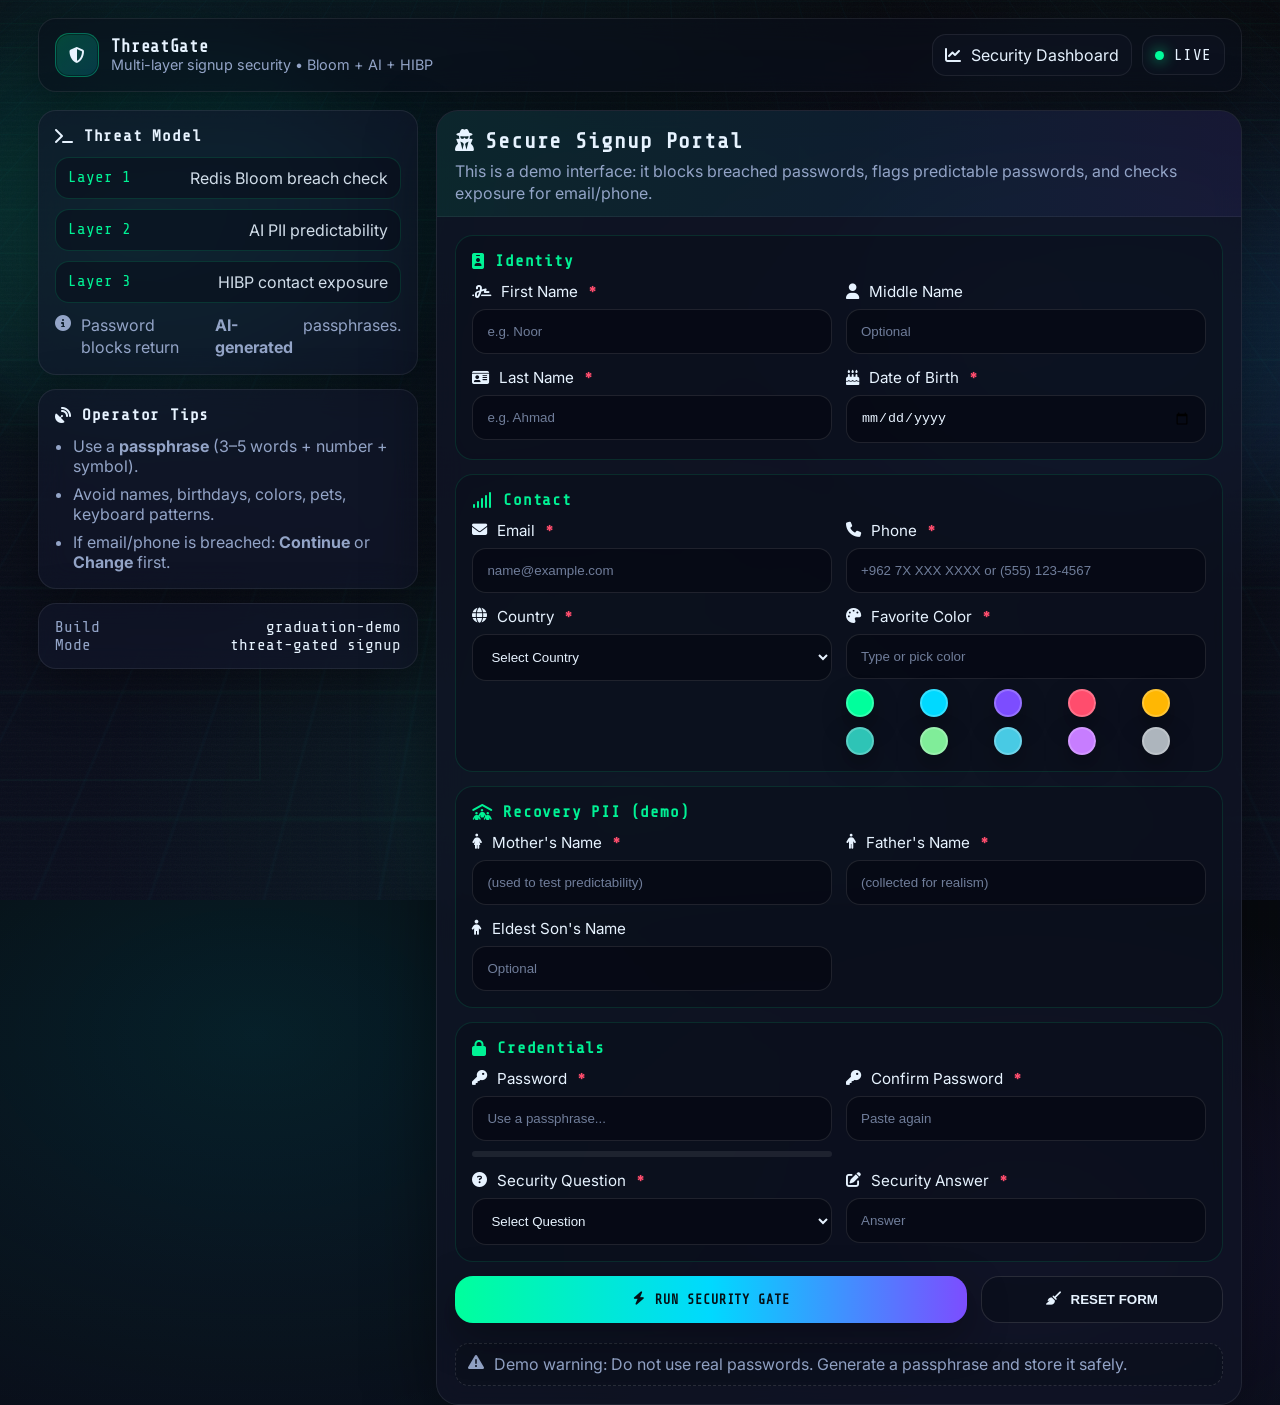
<file: index.html>
<!DOCTYPE html>
<html lang="en">
<head>
  <meta charset="UTF-8" />
  <meta name="viewport" content="width=device-width, initial-scale=1.0" />
  <title>ThreatGate • Secure Signup</title>

  <!-- Fonts (optional, safe if blocked; it will fall back) -->
  <link rel="preconnect" href="https://fonts.googleapis.com">
  <link rel="preconnect" href="https://fonts.gstatic.com" crossorigin>
  <link href="https://fonts.googleapis.com/css2?family=Share+Tech+Mono&family=Inter:wght@400;600;800&display=swap" rel="stylesheet">

  <link rel="stylesheet" href="style.css" />
  <link href="https://cdnjs.cloudflare.com/ajax/libs/font-awesome/6.4.0/css/all.min.css" rel="stylesheet">
</head>

<body class="theme-cyber">
  <!-- Background -->
  <div class="bg">
    <!-- Optional: keep this if you also save the background.svg below -->
    <img src="background.svg" class="bg-image" alt="Cyber background" />
    <div class="bg-grid"></div>
    <div class="bg-scanlines"></div>
    <div class="bg-noise"></div>
    <div class="bg-glow"></div>
  </div>

  <header class="topbar">
    <div class="brand">
      <div class="brand-badge"><i class="fa-solid fa-shield-halved"></i></div>
      <div class="brand-text">
        <div class="brand-title">ThreatGate</div>
        <div class="brand-sub">Multi-layer signup security • Bloom + AI + HIBP</div>
      </div>
    </div>

    <nav class="top-actions">
      <a class="chip" href="dashboard.html" title="Open dashboard">
        <i class="fa-solid fa-chart-line"></i>
        <span>Security Dashboard</span>
      </a>
      <div class="chip chip-live" title="Frontend status">
        <span class="dot"></span>
        <span>LIVE</span>
      </div>
    </nav>
  </header>

  <main class="layout">
    <!-- Left HUD panel -->
    <section class="hud">
      <div class="hud-card">
        <div class="hud-title"><i class="fa-solid fa-terminal"></i> Threat Model</div>
        <div class="hud-lines">
          <div class="hud-line"><span class="k">Layer 1</span><span class="v">Redis Bloom breach check</span></div>
          <div class="hud-line"><span class="k">Layer 2</span><span class="v">AI PII predictability</span></div>
          <div class="hud-line"><span class="k">Layer 3</span><span class="v">HIBP contact exposure</span></div>
        </div>
        <div class="hud-note">
          <i class="fa-solid fa-circle-info"></i>
          Password blocks return <strong>AI-generated</strong> passphrases.
        </div>
      </div>

      <div class="hud-card">
        <div class="hud-title"><i class="fa-solid fa-satellite-dish"></i> Operator Tips</div>
        <ul class="hud-list">
          <li>Use a <strong>passphrase</strong> (3–5 words + number + symbol).</li>
          <li>Avoid names, birthdays, colors, pets, keyboard patterns.</li>
          <li>If email/phone is breached: <strong>Continue</strong> or <strong>Change</strong> first.</li>
        </ul>
      </div>

      <div class="hud-card hud-card-mini">
        <div class="hud-mini">
          <span class="mini-label">Build</span>
          <span class="mini-value">graduation-demo</span>
        </div>
        <div class="hud-mini">
          <span class="mini-label">Mode</span>
          <span class="mini-value">threat-gated signup</span>
        </div>
      </div>
    </section>

    <!-- Main form card -->
    <section class="panel">
      <div class="panel-head">
        <h1 class="panel-title">
          <i class="fa-solid fa-user-secret"></i>
          Secure Signup Portal
        </h1>
        <p class="panel-sub">
          This is a demo interface: it blocks breached passwords, flags predictable passwords, and checks exposure for email/phone.
        </p>
      </div>

      <div class="panel-body">
        <form id="signupForm" method="POST" class="form">

          <!-- Personal -->
          <div class="form-section">
            <div class="section-title"><i class="fa-solid fa-id-badge"></i> Identity</div>

            <div class="form-grid">
              <div class="form-group colorful-input">
                <label for="fname"><i class="fas fa-signature"></i> First Name <span class="required">*</span></label>
                <input type="text" id="fname" name="fname" required placeholder="e.g. Noor">
                <div class="input-decoration"></div>
              </div>

              <div class="form-group colorful-input">
                <label for="mname"><i class="fas fa-user"></i> Middle Name</label>
                <input type="text" id="mname" name="mname" placeholder="Optional">
                <div class="input-decoration"></div>
              </div>

              <div class="form-group colorful-input">
                <label for="lname"><i class="fas fa-id-card"></i> Last Name <span class="required">*</span></label>
                <input type="text" id="lname" name="lname" required placeholder="e.g. Ahmad">
                <div class="input-decoration"></div>
              </div>

              <div class="form-group colorful-input">
                <label for="dob"><i class="fas fa-birthday-cake"></i> Date of Birth <span class="required">*</span></label>
                <input type="date" id="dob" name="dob" required>
                <div class="input-decoration"></div>
              </div>
            </div>
          </div>

          <!-- Contact -->
          <div class="form-section">
            <div class="section-title"><i class="fa-solid fa-signal"></i> Contact</div>

            <div class="form-grid">
              <div class="form-group colorful-input">
                <label for="email"><i class="fas fa-envelope"></i> Email <span class="required">*</span></label>
                <input type="email" id="email" name="email" required placeholder="name@example.com">
                <div class="input-decoration"></div>
              </div>

              <div class="form-group colorful-input">
                <label for="phone"><i class="fas fa-phone"></i> Phone <span class="required">*</span></label>
                <input type="tel" id="phone" name="phone" required placeholder="+962 7X XXX XXXX or (555) 123-4567">
                <div class="input-decoration"></div>
              </div>

              <div class="form-group colorful-input">
                <label for="country"><i class="fas fa-globe"></i> Country <span class="required">*</span></label>
                <select id="country" name="country" required>
                  <option value="">Select Country</option>
                </select>
                <div class="input-decoration"></div>
              </div>

              <div class="form-group colorful-input">
                <label for="favorite_color"><i class="fas fa-palette"></i> Favorite Color <span class="required">*</span></label>

                <div class="color-picker">
                  <input type="text" id="favorite_color" name="favorite_color" required placeholder="Type or pick color">
                  <div class="color-options">
                    <div class="color-option" style="background:#00ff9c;" data-color="Neon Green"></div>
                    <div class="color-option" style="background:#00d9ff;" data-color="Cyan"></div>
                    <div class="color-option" style="background:#7c4dff;" data-color="Violet"></div>
                    <div class="color-option" style="background:#ff4d6d;" data-color="Neon Red"></div>
                    <div class="color-option" style="background:#ffb703;" data-color="Amber"></div>
                    <div class="color-option" style="background:#2ec4b6;" data-color="Teal"></div>
                    <div class="color-option" style="background:#80ed99;" data-color="Mint"></div>
                    <div class="color-option" style="background:#48cae4;" data-color="Ice Blue"></div>
                    <div class="color-option" style="background:#c77dff;" data-color="Lilac"></div>
                    <div class="color-option" style="background:#adb5bd;" data-color="Steel"></div>
                  </div>
                </div>

                <div class="input-decoration"></div>
              </div>
            </div>
          </div>

          <!-- Family -->
          <div class="form-section">
            <div class="section-title"><i class="fa-solid fa-people-roof"></i> Recovery PII (demo)</div>

            <div class="form-grid">
              <div class="form-group colorful-input">
                <label for="mother_name"><i class="fas fa-female"></i> Mother's Name <span class="required">*</span></label>
                <input type="text" id="mother_name" name="mother_name" required placeholder="(used to test predictability)">
                <div class="input-decoration"></div>
              </div>

              <div class="form-group colorful-input">
                <label for="father_name"><i class="fas fa-male"></i> Father's Name <span class="required">*</span></label>
                <input type="text" id="father_name" name="father_name" required placeholder="(collected for realism)">
                <div class="input-decoration"></div>
              </div>

              <div class="form-group colorful-input">
                <label for="eldest_son"><i class="fas fa-child"></i> Eldest Son's Name</label>
                <input type="text" id="eldest_son" name="eldest_son" placeholder="Optional">
                <div class="input-decoration"></div>
              </div>
            </div>
          </div>

          <!-- Security -->
          <div class="form-section">
            <div class="section-title"><i class="fa-solid fa-lock"></i> Credentials</div>

            <div class="form-grid">
              <div class="form-group colorful-input">
                <label for="password"><i class="fas fa-key"></i> Password <span class="required">*</span></label>
                <input type="password" id="password" name="password" required placeholder="Use a passphrase...">
                <div class="password-strength"><div class="strength-bar"></div></div>
                <div class="input-decoration"></div>
              </div>

              <div class="form-group colorful-input">
                <label for="confirm_password"><i class="fas fa-key"></i> Confirm Password <span class="required">*</span></label>
                <input type="password" id="confirm_password" name="confirm_password" required placeholder="Paste again">
                <div class="input-decoration"></div>
              </div>

              <div class="form-group colorful-input">
                <label for="security_question"><i class="fas fa-question-circle"></i> Security Question <span class="required">*</span></label>
                <select id="security_question" name="security_question" required>
                  <option value="">Select Question</option>
                  <option value="pet">What was your first pet's name?</option>
                  <option value="school">What was your elementary school?</option>
                  <option value="city">What city were you born in?</option>
                  <option value="custom">Enter custom question...</option>
                </select>
                <div class="input-decoration"></div>
              </div>

              <div class="form-group colorful-input">
                <label for="security_answer"><i class="fas fa-edit"></i> Security Answer <span class="required">*</span></label>
                <input type="text" id="security_answer" name="security_answer" required placeholder="Answer">
                <div class="input-decoration"></div>
              </div>
            </div>
          </div>

          <!-- Actions -->
          <div class="actions">
            <button type="submit" class="rainbow-button">
              <span class="button-text"><i class="fa-solid fa-bolt"></i> RUN SECURITY GATE</span>
              <span class="btn-glitch"></span>
            </button>

            <button type="reset" class="clear-button">
              <i class="fas fa-broom"></i> RESET FORM
            </button>
          </div>

          <div class="footer-note">
            <i class="fa-solid fa-triangle-exclamation"></i>
            Demo warning: Do not use real passwords. Generate a passphrase and store it safely.
          </div>
        </form>
      </div>
    </section>
  </main>

  <!-- Success Modal -->
  <div id="successModal" class="modal">
    <div class="modal-content colorful-modal">
      <div class="modal-header">
        <i class="fa-solid fa-circle-check"></i>
        <h2>Access Granted</h2>
        <div class="modal-sub">ThreatGate verification complete.</div>
      </div>
      <div class="modal-body">
        <div class="modal-kpi">
          <div class="kpi">
            <div class="kpi-label">Status</div>
            <div class="kpi-value ok">SECURE</div>
          </div>
          <div class="kpi">
            <div class="kpi-label">Session</div>
            <div class="kpi-value">CREATED</div>
          </div>
        </div>
        <p class="modal-text">Your account passed all blocking layers. Exposure checks were shown before confirmation.</p>
      </div>
      <div class="modal-footer">
        <button class="close-modal rainbow-button-small">
          <i class="fas fa-check"></i> CONTINUE
        </button>
      </div>
    </div>
  </div>

  <script src="script.js"></script>
</body>
</html>
</file>
<file: style.css>
/* ===========================
   ThreatGate Cyber Theme
   =========================== */

:root{
  --bg0:#070a0f;
  --bg1:#0b1020;
  --panel: rgba(18, 24, 45, 0.62);
  --panel2: rgba(16, 20, 36, 0.78);
  --border: rgba(0, 255, 156, 0.18);
  --text:#e7f3ff;
  --muted:#93a4c7;

  --neon:#00ff9c;
  --cyan:#00d9ff;
  --violet:#7c4dff;
  --danger:#ff4d6d;
  --warn:#ffb703;

  --mono: "Share Tech Mono", ui-monospace, SFMono-Regular, Menlo, Monaco, Consolas, "Liberation Mono", monospace;
  --sans: Inter, system-ui, -apple-system, Segoe UI, Roboto, Arial, sans-serif;
}

*{ box-sizing:border-box; margin:0; padding:0; }
html, body { height:100%; }
body{
  font-family: var(--sans);
  color: var(--text);
  background: radial-gradient(1200px 800px at 20% 15%, rgba(0,217,255,0.10), transparent 55%),
              radial-gradient(900px 600px at 80% 35%, rgba(124,77,255,0.12), transparent 55%),
              radial-gradient(900px 600px at 50% 90%, rgba(0,255,156,0.08), transparent 60%),
              linear-gradient(180deg, var(--bg0), var(--bg1));
  overflow-x:hidden;
}

/* ===== Background layers ===== */
.bg{
  position: fixed;
  inset: 0;
  z-index:-5;
  overflow:hidden;
}
.bg-image{
  position:absolute;
  inset:0;
  width:100%;
  height:100%;
  object-fit:cover;
  opacity:0.12;
  filter: saturate(1.1) contrast(1.05);
}
.bg-grid{
  position:absolute; inset:-2px;
  background-image:
    linear-gradient(rgba(0,255,156,0.08) 1px, transparent 1px),
    linear-gradient(90deg, rgba(0,217,255,0.06) 1px, transparent 1px);
  background-size: 42px 42px;
  opacity:0.35;
  transform: perspective(900px) rotateX(60deg) translateY(-120px);
  transform-origin: top center;
}
.bg-scanlines{
  position:absolute; inset:0;
  background: repeating-linear-gradient(
    to bottom,
    rgba(255,255,255,0.03) 0px,
    rgba(255,255,255,0.03) 1px,
    transparent 2px,
    transparent 6px
  );
  opacity:0.25;
  mix-blend-mode: overlay;
}
.bg-noise{
  position:absolute; inset:0;
  background-image: url("data:image/svg+xml,%3Csvg xmlns='http://www.w3.org/2000/svg' width='140' height='140'%3E%3Cfilter id='n'%3E%3CfeTurbulence type='fractalNoise' baseFrequency='.8' numOctaves='3' stitchTiles='stitch'/%3E%3C/filter%3E%3Crect width='140' height='140' filter='url(%23n)' opacity='.22'/%3E%3C/svg%3E");
  opacity:0.15;
  mix-blend-mode: overlay;
}
.bg-glow{
  position:absolute; inset:-80px;
  background: radial-gradient(600px 400px at 15% 30%, rgba(0,255,156,0.14), transparent 60%),
              radial-gradient(700px 450px at 85% 40%, rgba(0,217,255,0.13), transparent 60%);
  filter: blur(10px);
  opacity:0.9;
}

/* ===== Top bar ===== */
.topbar{
  width:min(1280px, 94%);
  margin: 18px auto 0;
  display:flex;
  align-items:center;
  justify-content:space-between;
  gap:16px;
  padding: 14px 16px;
  border: 1px solid rgba(255,255,255,0.08);
  border-radius: 18px;
  background: rgba(10, 14, 26, 0.55);
  backdrop-filter: blur(12px);
  box-shadow: 0 12px 45px rgba(0,0,0,0.35);
}
.brand{ display:flex; gap:12px; align-items:center; }
.brand-badge{
  width: 44px; height: 44px;
  border-radius: 14px;
  display:grid; place-items:center;
  background: linear-gradient(135deg, rgba(0,255,156,0.22), rgba(0,217,255,0.18));
  border: 1px solid rgba(0,255,156,0.25);
  box-shadow: 0 0 0 1px rgba(0,0,0,0.35) inset;
}
.brand-title{
  font-family: var(--mono);
  letter-spacing: 0.7px;
  font-size: 1.05rem;
  font-weight: 900;
}
.brand-sub{
  color: var(--muted);
  font-size: 0.9rem;
}

.top-actions{ display:flex; align-items:center; gap:10px; }
.chip{
  display:flex; align-items:center; gap:10px;
  padding: 10px 12px;
  border-radius: 14px;
  text-decoration:none;
  color: var(--text);
  border: 1px solid rgba(255,255,255,0.08);
  background: rgba(16, 20, 36, 0.55);
  transition: transform .15s ease, border-color .15s ease;
}
.chip:hover{ transform: translateY(-1px); border-color: rgba(0,255,156,0.25); }
.chip-live{ font-family: var(--mono); letter-spacing: 0.5px; }
.dot{
  width: 9px; height: 9px; border-radius: 99px;
  background: var(--neon);
  box-shadow: 0 0 14px rgba(0,255,156,0.85);
  display:inline-block;
}

/* ===== Main layout ===== */
.layout{
  width:min(1280px, 94%);
  margin: 18px auto 44px;
  display:grid;
  grid-template-columns: 380px 1fr;
  gap: 18px;
}
@media (max-width: 980px){
  .layout{ grid-template-columns: 1fr; }
}

/* ===== HUD ===== */
.hud{ display:flex; flex-direction:column; gap:14px; }
.hud-card{
  border-radius: 18px;
  padding: 16px 16px;
  background: var(--panel);
  border: 1px solid rgba(255,255,255,0.08);
  backdrop-filter: blur(14px);
  box-shadow: 0 14px 50px rgba(0,0,0,0.35);
}
.hud-title{
  font-family: var(--mono);
  font-weight: 900;
  letter-spacing: 0.8px;
  display:flex; align-items:center; gap:10px;
  margin-bottom: 12px;
}
.hud-lines{ display:flex; flex-direction:column; gap:10px; }
.hud-line{
  display:flex; justify-content:space-between; gap:12px;
  padding: 10px 12px;
  border-radius: 14px;
  background: rgba(10, 14, 26, 0.55);
  border: 1px solid rgba(0,255,156,0.14);
}
.hud-line .k{
  font-family: var(--mono);
  color: rgba(0,255,156,0.95);
}
.hud-line .v{ color: var(--text); opacity:0.9; }
.hud-note{
  margin-top: 12px;
  color: var(--muted);
  display:flex; gap:10px; align-items:flex-start;
  line-height: 1.35;
}
.hud-list{ margin-left: 18px; color: var(--muted); display:flex; flex-direction:column; gap:8px; }
.hud-card-mini{ padding: 14px 16px; }
.hud-mini{ display:flex; justify-content:space-between; font-family: var(--mono); color: var(--muted); }
.mini-value{ color: var(--text); }

/* ===== Panel ===== */
.panel{
  border-radius: 22px;
  background: var(--panel2);
  border: 1px solid rgba(255,255,255,0.08);
  backdrop-filter: blur(14px);
  box-shadow: 0 18px 70px rgba(0,0,0,0.45);
  overflow:hidden;
}
.panel-head{
  padding: 18px 18px 12px;
  border-bottom: 1px solid rgba(255,255,255,0.06);
  background: linear-gradient(90deg, rgba(0,255,156,0.08), rgba(0,217,255,0.06), rgba(124,77,255,0.08));
}
.panel-title{
  font-family: var(--mono);
  letter-spacing: 0.9px;
  font-weight: 900;
  font-size: 1.35rem;
  display:flex; align-items:center; gap:10px;
}
.panel-sub{ color: var(--muted); margin-top: 8px; line-height: 1.35; }
.panel-body{ padding: 18px; }

/* ===== Form ===== */
.form{ display:flex; flex-direction:column; gap:14px; }

.form-section{
  border-radius: 18px;
  padding: 16px;
  background: rgba(10, 14, 26, 0.52);
  border: 1px solid rgba(0,255,156,0.12);
}
.section-title{
  font-family: var(--mono);
  font-weight: 900;
  letter-spacing: 0.8px;
  display:flex; align-items:center; gap:10px;
  margin-bottom: 12px;
  color: rgba(0,255,156,0.95);
}
.form-grid{
  display:grid;
  grid-template-columns: repeat(auto-fit, minmax(260px, 1fr));
  gap: 14px;
}

.colorful-input{ position:relative; }
.colorful-input label{
  display:flex; align-items:center; gap:10px;
  font-size: 0.95rem;
  color: var(--text);
  margin-bottom: 8px;
}
.required{ color: var(--danger); font-weight: 900; }

.colorful-input input,
.colorful-input select{
  width:100%;
  padding: 14px 14px;
  border-radius: 14px;
  border: 1px solid rgba(255,255,255,0.10);
  background: rgba(6, 9, 18, 0.65);
  color: var(--text);
  outline:none;
  transition: border-color .15s ease, box-shadow .15s ease, transform .15s ease;
}
.colorful-input input::placeholder{ color: rgba(147, 164, 199, 0.75); }
.colorful-input input:focus,
.colorful-input select:focus{
  border-color: rgba(0,255,156,0.35);
  box-shadow: 0 0 0 4px rgba(0,255,156,0.10);
  transform: translateY(-1px);
}
.input-decoration{
  position:absolute;
  left: 12px;
  right: 12px;
  bottom: 9px;
  height: 2px;
  border-radius: 99px;
  background: linear-gradient(90deg, rgba(0,255,156,0.65), rgba(0,217,255,0.65), rgba(124,77,255,0.65));
  opacity: 0.0;
  transition: opacity .15s ease;
}
.colorful-input input:focus ~ .input-decoration,
.colorful-input select:focus ~ .input-decoration{ opacity: 0.9; }

/* Color picker */
.color-picker{ position:relative; }
.color-options{
  display:grid;
  grid-template-columns: repeat(5, 1fr);
  gap: 10px;
  margin-top: 10px;
}
.color-option{
  width: 28px;
  height: 28px;
  border-radius: 999px;
  border: 2px solid rgba(255,255,255,0.20);
  box-shadow: 0 10px 24px rgba(0,0,0,0.35);
  cursor:pointer;
  transition: transform .12s ease, box-shadow .12s ease, border-color .12s ease;
}
.color-option:hover{
  transform: translateY(-2px) scale(1.08);
  border-color: rgba(0,255,156,0.45);
}

/* Password strength bar */
.password-strength{
  margin-top: 10px;
  height: 6px;
  border-radius: 99px;
  background: rgba(255,255,255,0.08);
  overflow:hidden;
}
.strength-bar{
  height:100%;
  width:0%;
  background: var(--danger);
  transition: width .2s ease;
}

/* Actions */
.actions{
  display:flex;
  gap: 14px;
  align-items:stretch;
}
@media (max-width: 720px){
  .actions{ flex-direction: column; }
}

.rainbow-button{
  flex: 2;
  position:relative;
  border:none;
  border-radius: 18px;
  padding: 16px 16px;
  color: #051016;
  font-weight: 900;
  cursor:pointer;
  background: linear-gradient(90deg, var(--neon), var(--cyan), var(--violet));
  box-shadow: 0 14px 40px rgba(0,0,0,0.35);
  overflow:hidden;
  transition: transform .14s ease, filter .14s ease;
}
.rainbow-button:hover{ transform: translateY(-2px); filter: brightness(1.03); }
.button-text{
  display:flex;
  align-items:center;
  justify-content:center;
  gap: 10px;
  font-family: var(--mono);
  letter-spacing: 0.9px;
}
.btn-glitch{
  position:absolute; inset:-2px;
  opacity:0;
  background: repeating-linear-gradient(
    90deg,
    rgba(255,255,255,0.08) 0px,
    rgba(255,255,255,0.08) 2px,
    transparent 3px,
    transparent 9px
  );
  mix-blend-mode: overlay;
  transition: opacity .15s ease;
}
.rainbow-button:hover .btn-glitch{ opacity: 0.25; }

.clear-button{
  flex: 1;
  border-radius: 18px;
  border: 1px solid rgba(255,255,255,0.12);
  background: rgba(10, 14, 26, 0.60);
  color: var(--text);
  font-weight: 800;
  cursor:pointer;
  transition: transform .14s ease, border-color .14s ease;
  display:flex;
  align-items:center;
  justify-content:center;
  gap: 10px;
}
.clear-button:hover{ transform: translateY(-2px); border-color: rgba(0,255,156,0.22); }

.footer-note{
  margin-top: 6px;
  padding: 10px 12px;
  border-radius: 14px;
  color: var(--muted);
  border: 1px dashed rgba(255,255,255,0.12);
  background: rgba(10, 14, 26, 0.45);
  display:flex;
  gap: 10px;
  align-items:flex-start;
  line-height: 1.35;
}

/* ===== Modal ===== */
.modal{
  display:none;
  position:fixed;
  inset:0;
  background: rgba(0,0,0,0.62);
  backdrop-filter: blur(8px);
  z-index: 2000;
  align-items:center;
  justify-content:center;
  padding: 16px;
}
.colorful-modal{
  width: min(520px, 94%);
  border-radius: 20px;
  overflow:hidden;
  border: 1px solid rgba(0,255,156,0.22);
  background: rgba(10, 14, 26, 0.85);
  box-shadow: 0 24px 90px rgba(0,0,0,0.55);
}
.modal-header{
  padding: 18px;
  background: linear-gradient(90deg, rgba(0,255,156,0.18), rgba(0,217,255,0.14), rgba(124,77,255,0.16));
  border-bottom: 1px solid rgba(255,255,255,0.06);
  text-align:center;
}
.modal-header i{ font-size: 2.2rem; color: var(--neon); text-shadow: 0 0 18px rgba(0,255,156,0.55); }
.modal-header h2{
  font-family: var(--mono);
  letter-spacing: 0.9px;
  margin-top: 8px;
}
.modal-sub{ color: var(--muted); margin-top: 6px; }

.modal-body{ padding: 18px; }
.modal-text{ color: var(--muted); line-height: 1.45; margin-top: 12px; }

.modal-kpi{
  display:grid;
  grid-template-columns: 1fr 1fr;
  gap: 12px;
}
.kpi{
  border-radius: 16px;
  padding: 12px;
  border: 1px solid rgba(255,255,255,0.08);
  background: rgba(6, 9, 18, 0.55);
}
.kpi-label{ font-family: var(--mono); color: var(--muted); letter-spacing: 0.6px; }
.kpi-value{ margin-top: 6px; font-family: var(--mono); font-weight: 900; letter-spacing: 1px; }
.kpi-value.ok{ color: var(--neon); }

.modal-footer{ padding: 16px; text-align:center; }
.rainbow-button-small{
  border:none;
  border-radius: 16px;
  padding: 12px 18px;
  background: linear-gradient(90deg, var(--neon), var(--cyan), var(--violet));
  color: #051016;
  font-weight: 900;
  cursor:pointer;
  font-family: var(--mono);
  letter-spacing: 0.8px;
  transition: transform .14s ease;
}
.rainbow-button-small:hover{ transform: translateY(-2px); }

/* ===== Dashboard ===== */
.dash{
  width:min(1280px, 94%);
  margin: 18px auto 44px;
  display:flex;
  flex-direction:column;
  gap: 18px;
}
.dash-grid{
  display:grid;
  grid-template-columns: repeat(auto-fit, minmax(220px, 1fr));
  gap: 14px;
}
.stat-card{
  border-radius: 18px;
  padding: 14px 14px;
  background: rgba(10, 14, 26, 0.60);
  border: 1px solid rgba(255,255,255,0.08);
  box-shadow: 0 16px 55px rgba(0,0,0,0.35);
}
.stat-top{ display:flex; align-items:center; justify-content:space-between; }
.stat-title{ font-family: var(--mono); color: var(--muted); letter-spacing: 0.7px; }
.stat-value{ margin-top: 10px; font-family: var(--mono); font-weight: 900; letter-spacing: 1px; font-size: 2.0rem; }
.stat-icon{ opacity: 0.25; font-size: 1.8rem; }

.stat-card.neon{ border-color: rgba(0,255,156,0.22); }
.stat-card.danger{ border-color: rgba(255,77,109,0.25); }
.stat-card.purple{ border-co
</file>
